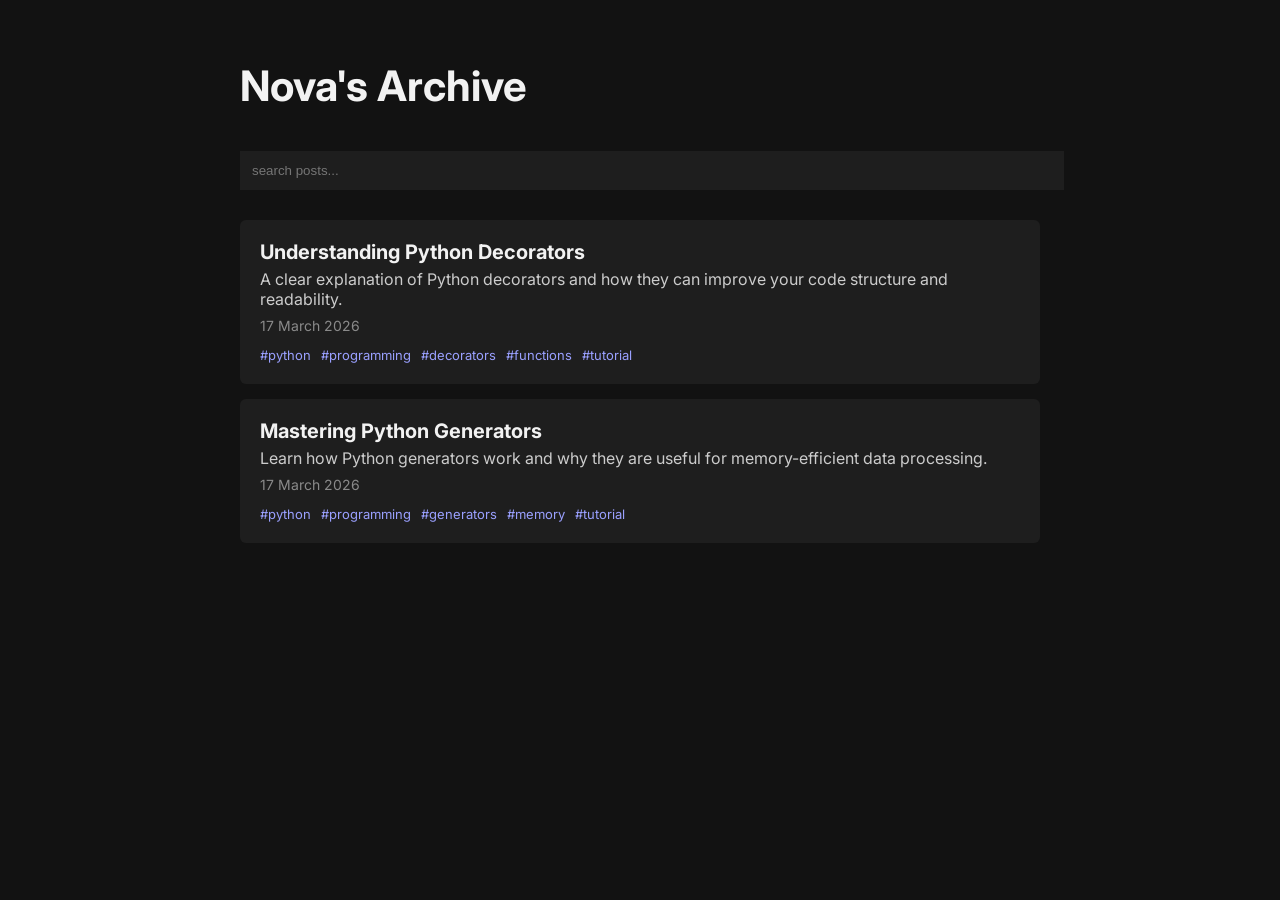
<file: index.html>
<!DOCTYPE html>
<html lang="en">
<head>

<meta charset="UTF-8">
<title>Nova's Archive</title>

<link rel="stylesheet" href="style.css">

<link href="https://fonts.googleapis.com/css2?family=Inter:wght@400;700&display=swap" rel="stylesheet">

</head>

<body>

<div class="container">

<div class="title">Nova's Archive</div>

<input class="search" id="search" placeholder="search posts...">

<div id="posts"></div>

</div>

<script src="script.js"></script>

</body>
</html>
</file>
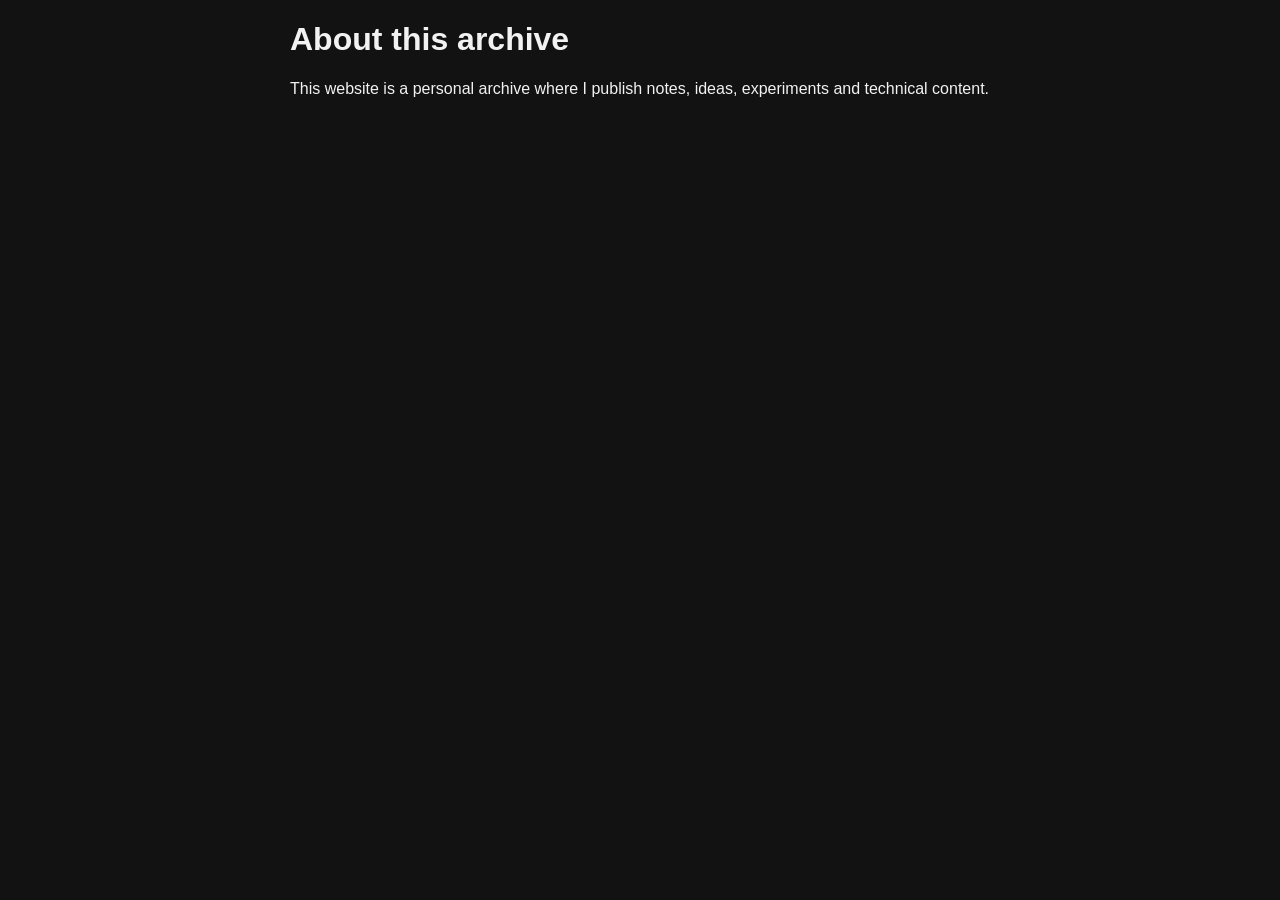
<file: about.html>
<!DOCTYPE html>
<html>

<head>

<meta charset="UTF-8">
<title>About</title>

<link rel="stylesheet" href="style.css">

</head>

<body>

<div class="post-container">

<h1>About this archive</h1>

<p>
This website is a personal archive where I publish notes,
ideas, experiments and technical content.
</p>

</div>

</body>
</html>
</file>
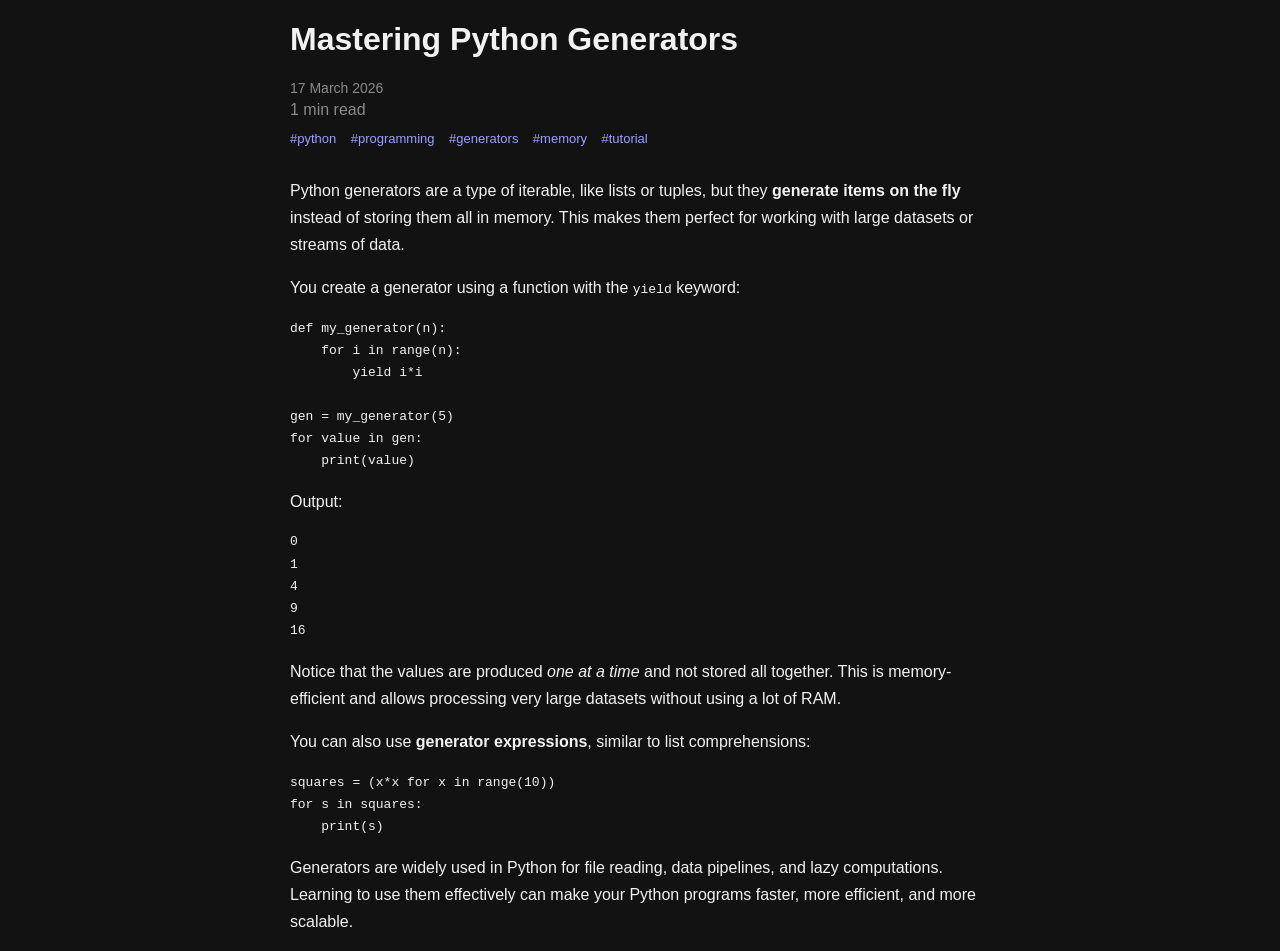
<file: posts/mastering-python-generators.html>
<!DOCTYPE html>
<html>

<head>

<meta charset="UTF-8">
<title>Mastering Python Generators</title>

<link rel="stylesheet" href="../style.css">

</head>

<body>

<div class="post-container">

<h1>Mastering Python Generators</h1>

<div class="post-date">17 March 2026</div>
<div class="reading">1 min read</div>

<div class="tags">
<span class="tag">#python</span> <span class="tag">#programming</span> <span class="tag">#generators</span> <span class="tag">#memory</span> <span class="tag">#tutorial</span>
</div>

<div class="post-content">

<div class="post-content">

<p>Python generators are a type of iterable, like lists or tuples, but they <strong>generate items on the fly</strong> instead of storing them all in memory. This makes them perfect for working with large datasets or streams of data.</p>

<p>You create a generator using a function with the <code>yield</code> keyword:</p>

<pre><code>def my_generator(n):
    for i in range(n):
        yield i*i

gen = my_generator(5)
for value in gen:
    print(value)
</code></pre>

<p>Output:</p>

<pre><code>0
1
4
9
16
</code></pre>

<p>Notice that the values are produced <em>one at a time</em> and not stored all together. This is memory-efficient and allows processing very large datasets without using a lot of RAM.</p>

<p>You can also use <strong>generator expressions</strong>, similar to list comprehensions:</p>

<pre><code>squares = (x*x for x in range(10))
for s in squares:
    print(s)
</code></pre>

<p>Generators are widely used in Python for file reading, data pipelines, and lazy computations. Learning to use them effectively can make your Python programs faster, more efficient, and more scalable.</p>

</div>


</div>

<script src="https://giscus.app/client.js"
        data-repo="alexpytools/nova-archive"
        data-repo-id="R_kgDORo0tbw"
        data-category="General"
        data-category-id="DIC_kwDORo0tb84C4uB_"
        data-mapping="pathname"
        data-strict="0"
        data-reactions-enabled="1"
        data-emit-metadata="1"
        data-input-position="bottom"
        data-theme="dark"
        data-lang="en"
        crossorigin="anonymous"
        async>
</script>

</div>


</body>

</html>
</file>
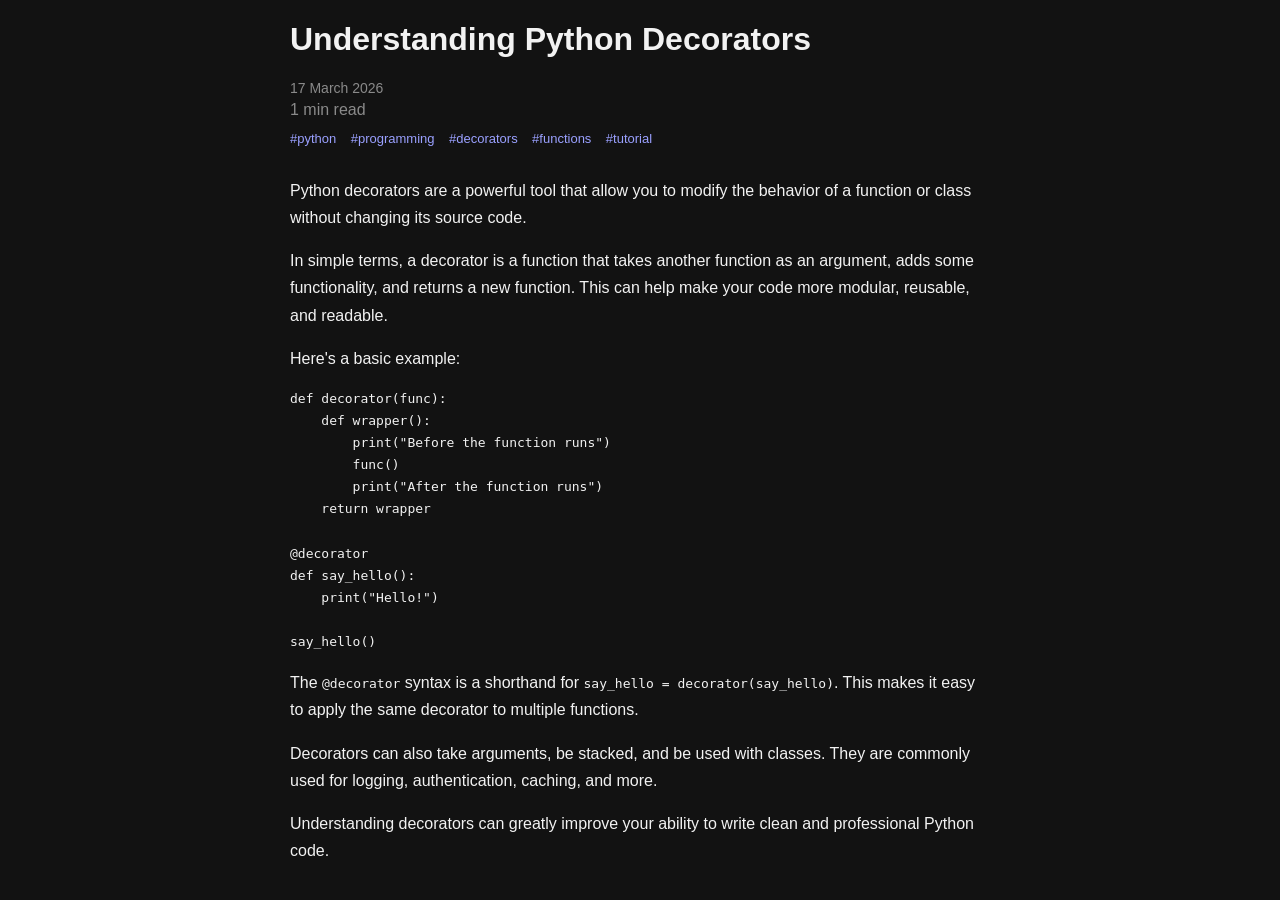
<file: posts/understanding-python-decorators.html>
<!DOCTYPE html>
<html>

<head>

<meta charset="UTF-8">
<title>Understanding Python Decorators</title>

<link rel="stylesheet" href="../style.css">

</head>

<body>

<div class="post-container">

<h1>Understanding Python Decorators</h1>

<div class="post-date">17 March 2026</div>
<div class="reading">1 min read</div>

<div class="tags">
<span class="tag">#python</span> <span class="tag">#programming</span> <span class="tag">#decorators</span> <span class="tag">#functions</span> <span class="tag">#tutorial</span>
</div>

<div class="post-content">

<p>Python decorators are a powerful tool that allow you to modify the behavior of a function or class without changing its source code.</p>

<p>In simple terms, a decorator is a function that takes another function as an argument, adds some functionality, and returns a new function. This can help make your code more modular, reusable, and readable.</p>

<p>Here's a basic example:</p>

<pre><code>def decorator(func):
    def wrapper():
        print("Before the function runs")
        func()
        print("After the function runs")
    return wrapper

@decorator
def say_hello():
    print("Hello!")

say_hello()
</code></pre>

<p>The <code>@decorator</code> syntax is a shorthand for <code>say_hello = decorator(say_hello)</code>. This makes it easy to apply the same decorator to multiple functions.</p>

<p>Decorators can also take arguments, be stacked, and be used with classes. They are commonly used for logging, authentication, caching, and more.</p>

<p>Understanding decorators can greatly improve your ability to write clean and professional Python code.</p>

</div>


</div>

</div>

</body>

</html>
</file>
<file: style.css>
body{
    margin:0;
    font-family: 'Inter', sans-serif;
    background:#121212;
    color:#f2f2f2;
}

.container{
    width:800px;
    margin:auto;
}

.title{
    font-size:42px;
    font-weight:700;
    margin-top:60px;
    margin-bottom:40px;
}

.search{
    width:100%;
    padding:12px;
    background:#1e1e1e;
    border:none;
    color:white;
    margin-bottom:30px;
}

.post-card{
    background:#1e1e1e;
    padding:20px;
    margin-bottom:15px;
    border-radius:6px;
    cursor:pointer;
    transition:0.2s;
}

.post-card:hover{
    background:#2a2a2a;
}

.post-title{
    font-weight:700;
    font-size:20px;
}

.post-desc{
    color:#cccccc;
    margin-top:5px;
}

.post-date{
    color:#8a8a8a;
    margin-top:8px;
    font-size:14px;
}

.tags{
    margin-top:10px;
}

.tag{
    color:#9aa0ff;
    margin-right:10px;
    font-size:13px;
}

.post-container{
    width:700px;
    margin:auto;
}

.post-content{
    margin-top:30px;
    line-height:1.7;
}

.reading{
    color:#8a8a8a;
    margin-top:5px;
}

img{
    max-width:100%;
}
</file>
